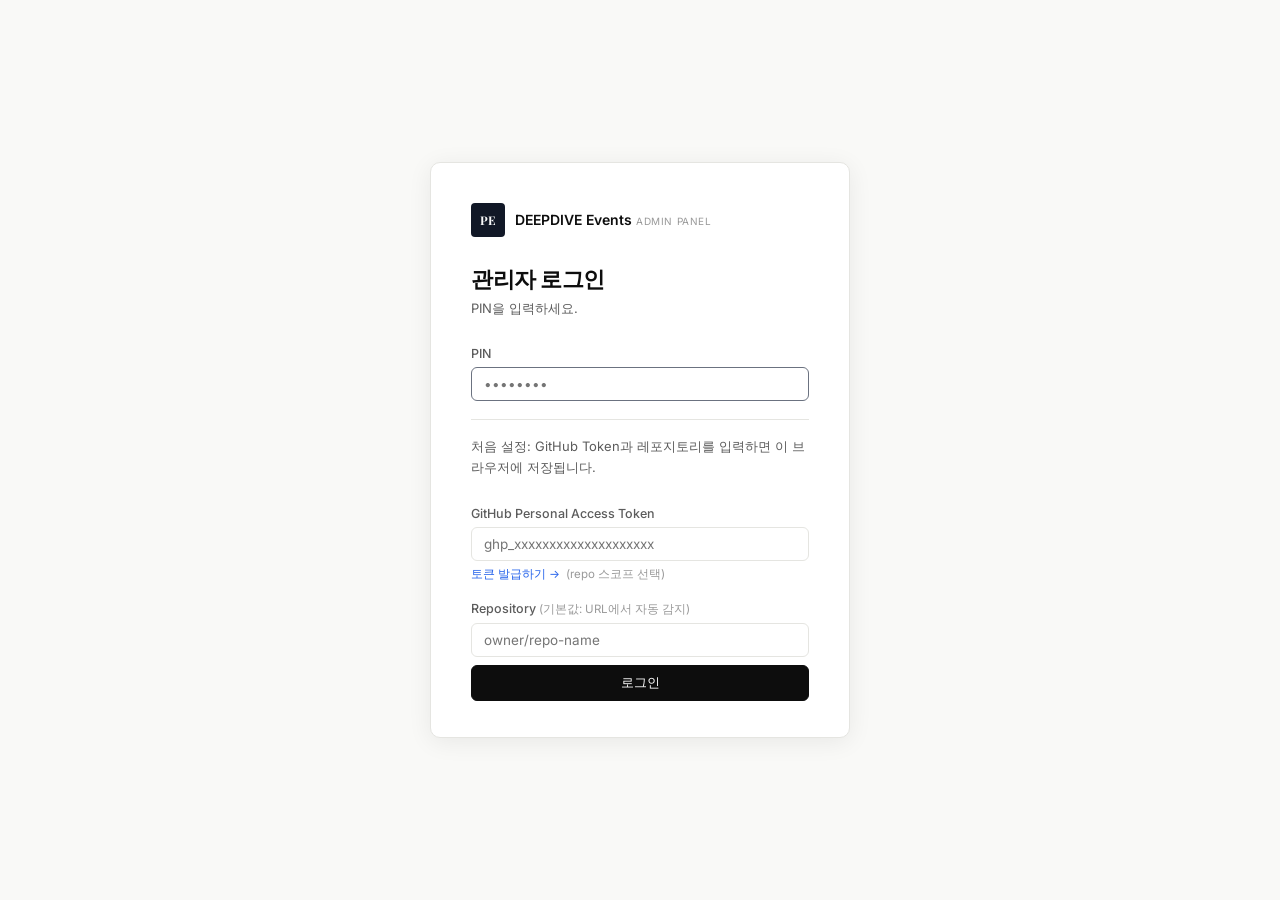
<file: admin.html>
<!DOCTYPE html>
<html lang="ko">
<head>
  <meta charset="UTF-8">
  <meta name="viewport" content="width=device-width, initial-scale=1.0">
  <title>Admin — Prestige Events</title>
  <link rel="preconnect" href="https://fonts.googleapis.com">
  <link rel="preconnect" href="https://fonts.gstatic.com" crossorigin>
  <link href="https://fonts.googleapis.com/css2?family=Playfair+Display:wght@400;700&family=Inter:wght@300;400;500;600&display=swap" rel="stylesheet">
  <link rel="stylesheet" href="css/admin.css">
</head>
<body>

  <!-- ── Auth Screen ─────────────────────────────────────── -->
  <div id="auth-screen" class="auth-screen">
    <div class="auth-card">
      <div class="auth-card__logo">
        <div class="auth-card__logo-mark">PE</div>
        <div>
          <span class="auth-card__logo-name">DEEPDIVE Events</span>
          <span class="auth-card__logo-sub">Admin Panel</span>
        </div>
      </div>
      <h2>관리자 로그인</h2>
      <p class="auth-card__sub">PIN을 입력하세요.</p>
      <div id="auth-error" class="auth-error"></div>
      <div class="admin-field">
        <label class="admin-label" for="auth-pin">PIN</label>
        <input
          id="auth-pin"
          type="password"
          class="admin-input"
          placeholder="••••••••"
          autocomplete="off"
          spellcheck="false"
        >
      </div>

      <!-- 초기 설정 — 저장된 토큰이 없을 때만 표시 -->
      <div id="auth-setup" style="display:none;">
        <p class="auth-card__sub" style="margin-top:16px;border-top:1px solid var(--color-border);padding-top:16px;">
          처음 설정: GitHub Token과 레포지토리를 입력하면 이 브라우저에 저장됩니다.
        </p>
        <div class="admin-field">
          <label class="admin-label" for="auth-token">GitHub Personal Access Token</label>
          <input
            id="auth-token"
            type="password"
            class="admin-input"
            placeholder="ghp_xxxxxxxxxxxxxxxxxxxx"
            autocomplete="off"
            spellcheck="false"
          >
          <p class="admin-hint">
            <a href="https://github.com/settings/tokens/new?scopes=repo&description=eduops-gallery-admin" target="_blank" rel="noopener" style="color:#2563EB;">토큰 발급하기 →</a>
            &nbsp;(repo 스코프 선택)
          </p>
        </div>
        <div class="admin-field">
          <label class="admin-label" for="auth-repo">
            Repository <span>(기본값: URL에서 자동 감지)</span>
          </label>
          <input
            id="auth-repo"
            type="text"
            class="admin-input"
            placeholder="owner/repo-name"
            autocomplete="off"
            spellcheck="false"
          >
        </div>
      </div>

      <button id="auth-submit" class="btn-admin btn-admin--primary" style="width:100%;justify-content:center;margin-top:8px;">
        로그인
      </button>
    </div>
  </div>


  <!-- ── App (hidden until authed) ──────────────────────── -->
  <div id="admin-app" class="admin-app" style="display:none;">

    <!-- Sidebar -->
    <aside class="admin-sidebar">
      <div class="sidebar-brand">
        <div class="sidebar-brand__mark">PE</div>
        <div>
          <span class="sidebar-brand__name" id="sb-brand-name">Prestige Events</span>
          <span class="sidebar-brand__sub">Admin</span>
        </div>
      </div>

      <span class="sidebar-section-label">콘텐츠</span>
      <nav>
        <button class="sidebar-nav-item is-active" data-view="settings-brand">
          <span class="sidebar-nav-icon">⚙</span>
          <span>브랜드 &amp; 히어로</span>
        </button>
        <button class="sidebar-nav-item" data-view="settings-sections">
          <span class="sidebar-nav-icon">☰</span>
          <span>섹션 텍스트</span>
        </button>
        <button class="sidebar-nav-item" data-view="settings-footer">
          <span class="sidebar-nav-icon">◫</span>
          <span>푸터 &amp; 소셜</span>
        </button>
        <button class="sidebar-nav-item" data-view="settings-integrations">
          <span class="sidebar-nav-icon">⬡</span>
          <span>연동 설정</span>
        </button>
      </nav>

      <span class="sidebar-section-label">이벤트</span>
      <nav>
        <button class="sidebar-nav-item" data-view="events">
          <span class="sidebar-nav-icon">▦</span>
          <span>이벤트 관리</span>
        </button>
      </nav>

      <div class="sidebar-footer">
        <a href="index.html" target="_blank" class="sidebar-footer-link">
          ↗ <span>사이트 미리보기</span>
        </a>
        <button id="btn-logout" class="sidebar-footer-link">
          ← <span>로그아웃</span>
        </button>
      </div>
    </aside>

    <!-- Main -->
    <div class="admin-main">

      <!-- Topbar -->
      <header class="admin-topbar">
        <span class="topbar-title" id="topbar-title">브랜드 &amp; 히어로</span>
        <div class="topbar-actions">
          <span class="dirty-badge" id="dirty-badge">● 저장되지 않은 변경사항</span>
          <button id="deploy-btn" class="btn-admin btn-admin--deploy" disabled>
            &#9650; 배포하기
          </button>
        </div>
      </header>

      <!-- Content -->
      <main class="admin-content" id="admin-content">
        <!-- Populated by admin.js -->
      </main>
    </div>

  </div>

  <!-- Loading overlay -->
  <div id="admin-loading" class="admin-loading" style="display:none;">
    <div class="spinner"></div>
    <span id="loading-text">불러오는 중…</span>
  </div>

  <!-- Toast -->
  <div id="admin-toast" class="admin-toast"></div>

  <script src="js/admin.js"></script>
</body>
</html>
</file>
<file: css/admin.css>
/* ============================================================
   Admin Panel — Stylesheet
   ============================================================ */

:root {
  --color-bg:             #F9F9F7;
  --color-surface:        #FFFFFF;
  --color-border:         #E5E5E1;
  --color-border-light:   #F0F0EC;
  --color-text-primary:   #0D0D0D;
  --color-text-secondary: #5C5C5C;
  --color-text-muted:     #9A9A9A;
  --color-dark-bg:        #0A0A0A;

  --font-body:    'Inter', -apple-system, BlinkMacSystemFont, sans-serif;
  --font-display: 'Playfair Display', Georgia, serif;
  --radius-sm: 6px;
  --radius-md: 10px;

  /* Admin-specific */
  --sidebar-bg:          #111827;
  --sidebar-text:        rgba(243, 244, 246, 0.68);
  --sidebar-text-active: #F9FAFB;
  --sidebar-hover:       rgba(255, 255, 255, 0.07);
  --sidebar-active:      rgba(255, 255, 255, 0.12);
  --sidebar-width:       228px;
  --topbar-height:       60px;

  --t: 200ms ease;
}

/* Reset */
*, *::before, *::after { box-sizing: border-box; margin: 0; padding: 0; }
html, body { height: 100%; }
body { font-family: var(--font-body); font-size: 14px; color: var(--color-text-primary); background: var(--color-bg); -webkit-font-smoothing: antialiased; }
img  { display: block; max-width: 100%; }
a    { color: inherit; text-decoration: none; }
ul   { list-style: none; }
button { cursor: pointer; border: none; background: none; font-family: inherit; font-size: inherit; }
input, textarea, select { font-family: inherit; font-size: inherit; }
h1,h2,h3,h4 { font-family: var(--font-display); line-height: 1.2; }

/* ── Auth Screen ────────────────────────────────────────── */
.auth-screen {
  min-height: 100vh;
  display: flex;
  align-items: center;
  justify-content: center;
  background: var(--color-bg);
  padding: 24px;
}

.auth-card {
  background: var(--color-surface);
  border: 1px solid var(--color-border);
  border-radius: var(--radius-md);
  padding: 40px 40px 36px;
  width: 100%;
  max-width: 420px;
  box-shadow: 0 4px 24px rgba(0,0,0,0.07);
}

.auth-card__logo {
  display: flex;
  align-items: center;
  gap: 10px;
  margin-bottom: 28px;
}

.auth-card__logo-mark {
  width: 34px;
  height: 34px;
  background: var(--sidebar-bg);
  color: #F9FAFB;
  display: flex;
  align-items: center;
  justify-content: center;
  font-family: var(--font-display);
  font-size: 12px;
  font-weight: 700;
  border-radius: 4px;
}

.auth-card__logo-name {
  font-size: 14px;
  font-weight: 600;
  color: var(--color-text-primary);
  line-height: 1.2;
}

.auth-card__logo-sub {
  font-size: 10px;
  color: var(--color-text-muted);
  text-transform: uppercase;
  letter-spacing: 0.06em;
}

.auth-card h2 {
  font-size: 1.4rem;
  font-weight: 700;
  margin-bottom: 6px;
  letter-spacing: -0.02em;
}

.auth-card__sub {
  font-size: 13px;
  color: var(--color-text-secondary);
  margin-bottom: 28px;
  line-height: 1.6;
}

.auth-error {
  background: #FEF2F2;
  border: 1px solid #FECACA;
  color: #B91C1C;
  border-radius: var(--radius-sm);
  padding: 10px 14px;
  font-size: 13px;
  margin-bottom: 16px;
  display: none;
}

.auth-error.is-visible { display: block; }

/* ── App Layout ─────────────────────────────────────────── */
.admin-app {
  display: flex;
  height: 100vh;
  overflow: hidden;
}

/* ── Sidebar ────────────────────────────────────────────── */
.admin-sidebar {
  width: var(--sidebar-width);
  background: var(--sidebar-bg);
  display: flex;
  flex-direction: column;
  flex-shrink: 0;
  overflow-y: auto;
}

.sidebar-brand {
  display: flex;
  align-items: center;
  gap: 10px;
  padding: 20px 18px 16px;
  border-bottom: 1px solid rgba(255,255,255,0.07);
  margin-bottom: 8px;
}

.sidebar-brand__mark {
  width: 30px;
  height: 30px;
  background: rgba(255,255,255,0.9);
  color: var(--sidebar-bg);
  display: flex;
  align-items: center;
  justify-content: center;
  font-family: var(--font-display);
  font-size: 11px;
  font-weight: 700;
  border-radius: 4px;
  flex-shrink: 0;
}

.sidebar-brand__name {
  display: block;
  font-size: 12.5px;
  font-weight: 600;
  color: var(--sidebar-text-active);
  line-height: 1.2;
}

.sidebar-brand__sub {
  display: block;
  font-size: 10px;
  color: var(--sidebar-text);
  text-transform: uppercase;
  letter-spacing: 0.07em;
}

.sidebar-section-label {
  font-size: 10px;
  font-weight: 600;
  letter-spacing: 0.1em;
  text-transform: uppercase;
  color: rgba(255,255,255,0.28);
  padding: 14px 18px 6px;
}

.sidebar-nav-item {
  display: flex;
  align-items: center;
  gap: 10px;
  width: 100%;
  padding: 9px 18px;
  font-size: 13px;
  font-weight: 500;
  color: var(--sidebar-text);
  border-radius: 0;
  transition: background var(--t), color var(--t);
  cursor: pointer;
  text-align: left;
}

.sidebar-nav-item:hover {
  background: var(--sidebar-hover);
  color: var(--sidebar-text-active);
}

.sidebar-nav-item.is-active {
  background: var(--sidebar-active);
  color: var(--sidebar-text-active);
}

.sidebar-nav-icon {
  font-size: 15px;
  width: 18px;
  text-align: center;
  flex-shrink: 0;
  opacity: 0.75;
}

.sidebar-nav-item.is-active .sidebar-nav-icon { opacity: 1; }

.sidebar-footer {
  margin-top: auto;
  padding: 12px 0;
  border-top: 1px solid rgba(255,255,255,0.07);
}

.sidebar-footer-link {
  display: block;
  padding: 8px 18px;
  font-size: 12.5px;
  color: var(--sidebar-text);
  transition: color var(--t);
  cursor: pointer;
  width: 100%;
  text-align: left;
}

.sidebar-footer-link:hover {
  color: var(--sidebar-text-active);
}

/* ── Main Area ──────────────────────────────────────────── */
.admin-main {
  flex: 1;
  display: flex;
  flex-direction: column;
  overflow: hidden;
  min-width: 0;
}

/* ── Topbar ─────────────────────────────────────────────── */
.admin-topbar {
  height: var(--topbar-height);
  background: var(--color-surface);
  border-bottom: 1px solid var(--color-border);
  display: flex;
  align-items: center;
  justify-content: space-between;
  padding: 0 32px;
  flex-shrink: 0;
  gap: 16px;
}

.topbar-title {
  font-family: var(--font-body);
  font-size: 15px;
  font-weight: 600;
  color: var(--color-text-primary);
}

.topbar-actions {
  display: flex;
  align-items: center;
  gap: 12px;
}

.dirty-badge {
  font-size: 12px;
  color: #D97706;
  font-weight: 500;
  display: none;
}

.dirty-badge.is-visible { display: inline-flex; align-items: center; gap: 5px; }

/* ── Buttons ────────────────────────────────────────────── */
.btn-admin {
  display: inline-flex;
  align-items: center;
  gap: 6px;
  padding: 8px 18px;
  font-size: 13px;
  font-weight: 500;
  border-radius: var(--radius-sm);
  border: 1.5px solid transparent;
  transition: all var(--t);
  cursor: pointer;
  white-space: nowrap;
}

.btn-admin--primary {
  background: var(--color-text-primary);
  color: #fff;
  border-color: var(--color-text-primary);
}

.btn-admin--primary:hover { background: #2a2a2a; }
.btn-admin--primary:disabled { background: #ccc; border-color: #ccc; cursor: not-allowed; }

.btn-admin--ghost {
  background: transparent;
  color: var(--color-text-secondary);
  border-color: var(--color-border);
}

.btn-admin--ghost:hover {
  border-color: var(--color-text-secondary);
  color: var(--color-text-primary);
}

.btn-admin--danger {
  background: transparent;
  color: #DC2626;
  border-color: #FECACA;
}

.btn-admin--danger:hover { background: #FEF2F2; }

.btn-admin--sm {
  padding: 5px 12px;
  font-size: 12px;
}

.btn-admin--deploy {
  background: #16A34A;
  color: #fff;
  border-color: #16A34A;
}

.btn-admin--deploy:hover { background: #15803D; }
.btn-admin--deploy:disabled { background: #ccc; border-color: #ccc; cursor: not-allowed; }

/* ── Content Area ───────────────────────────────────────── */
.admin-content {
  flex: 1;
  overflow-y: auto;
  padding: 32px;
}

/* ── Admin Section Card ─────────────────────────────────── */
.admin-card {
  background: var(--color-surface);
  border: 1px solid var(--color-border);
  border-radius: var(--radius-md);
  margin-bottom: 20px;
  overflow: hidden;
}

.admin-card__header {
  display: flex;
  align-items: center;
  justify-content: space-between;
  padding: 18px 24px;
  border-bottom: 1px solid var(--color-border-light);
  cursor: pointer;
  user-select: none;
}

.admin-card__title {
  font-family: var(--font-body);
  font-size: 13.5px;
  font-weight: 600;
  color: var(--color-text-primary);
}

.admin-card__toggle {
  font-size: 13px;
  color: var(--color-text-muted);
  transition: transform var(--t);
}

.admin-card.is-open .admin-card__toggle { transform: rotate(180deg); }

.admin-card__body {
  padding: 24px;
  display: none;
}

.admin-card.is-open .admin-card__body { display: block; }

/* ── Form Fields ────────────────────────────────────────── */
.admin-row {
  display: grid;
  grid-template-columns: 1fr 1fr;
  gap: 16px;
}

.admin-field {
  margin-bottom: 18px;
}

.admin-field:last-child { margin-bottom: 0; }

.admin-label {
  display: block;
  font-size: 12.5px;
  font-weight: 500;
  color: var(--color-text-secondary);
  margin-bottom: 6px;
}

.admin-label span {
  font-weight: 400;
  color: var(--color-text-muted);
  font-size: 11.5px;
}

.admin-input,
.admin-textarea,
.admin-select {
  width: 100%;
  padding: 8px 12px;
  font-size: 13.5px;
  color: var(--color-text-primary);
  background: var(--color-surface);
  border: 1px solid var(--color-border);
  border-radius: var(--radius-sm);
  outline: none;
  transition: border-color var(--t);
}

.admin-input:focus,
.admin-textarea:focus,
.admin-select:focus {
  border-color: #6B7280;
}

.admin-textarea {
  resize: vertical;
  min-height: 72px;
  line-height: 1.65;
}

.admin-hint {
  font-size: 11.5px;
  color: var(--color-text-muted);
  margin-top: 5px;
  line-height: 1.5;
}

.admin-toggle-row {
  display: flex;
  align-items: center;
  gap: 10px;
}

.admin-toggle {
  position: relative;
  width: 36px;
  height: 20px;
  flex-shrink: 0;
}

.admin-toggle input {
  opacity: 0;
  width: 0;
  height: 0;
  position: absolute;
}

.admin-toggle__track {
  position: absolute;
  inset: 0;
  background: #D1D5DB;
  border-radius: 20px;
  cursor: pointer;
  transition: background var(--t);
}

.admin-toggle input:checked + .admin-toggle__track { background: #111827; }

.admin-toggle__track::after {
  content: '';
  position: absolute;
  left: 3px;
  top: 3px;
  width: 14px;
  height: 14px;
  background: #fff;
  border-radius: 50%;
  transition: transform var(--t);
}

.admin-toggle input:checked + .admin-toggle__track::after {
  transform: translateX(16px);
}

.admin-toggle-label {
  font-size: 13px;
  color: var(--color-text-secondary);
  cursor: pointer;
}

/* Image preview */
.img-preview {
  width: 64px;
  height: 64px;
  border-radius: var(--radius-sm);
  object-fit: cover;
  border: 1px solid var(--color-border);
  flex-shrink: 0;
  background: var(--color-bg);
}

/* Logo preview — wider, preserve aspect ratio */
.img-preview--logo {
  width: auto;
  max-width: 160px;
  height: 44px;
  object-fit: contain;
  background: var(--color-bg-secondary);
  padding: 4px 8px;
}

.img-preview-row {
  display: flex;
  align-items: center;
  gap: 12px;
}

/* ── List editor (social / categories / images) ─────────── */
.list-editor {
  display: flex;
  flex-direction: column;
  gap: 8px;
}

.list-item {
  display: flex;
  align-items: center;
  gap: 8px;
  padding: 8px 10px;
  background: var(--color-bg);
  border: 1px solid var(--color-border);
  border-radius: var(--radius-sm);
}

.list-item__inputs {
  display: flex;
  gap: 8px;
  flex: 1;
  min-width: 0;
}

.list-item__input {
  flex: 1;
  padding: 5px 8px;
  font-size: 13px;
  border: 1px solid var(--color-border);
  border-radius: 4px;
  outline: none;
  background: var(--color-surface);
  min-width: 0;
  transition: border-color var(--t);
}

.list-item__input:focus { border-color: #6B7280; }

.list-item__remove {
  color: var(--color-text-muted);
  font-size: 16px;
  line-height: 1;
  padding: 2px 4px;
  transition: color var(--t);
  flex-shrink: 0;
}

.list-item__remove:hover { color: #DC2626; }

.list-add-btn {
  display: inline-flex;
  align-items: center;
  gap: 6px;
  font-size: 12.5px;
  font-weight: 500;
  color: var(--color-text-secondary);
  padding: 7px 12px;
  border: 1.5px dashed var(--color-border);
  border-radius: var(--radius-sm);
  transition: all var(--t);
  cursor: pointer;
  background: none;
  width: 100%;
  justify-content: center;
  margin-top: 4px;
}

.list-add-btn:hover {
  border-color: var(--color-text-secondary);
  color: var(--color-text-primary);
}

/* ── Events List ────────────────────────────────────────── */
.events-admin-header {
  display: flex;
  align-items: center;
  justify-content: space-between;
  margin-bottom: 20px;
}

.events-admin-header h2 {
  font-size: 1.1rem;
  font-weight: 700;
  letter-spacing: -0.015em;
}

.events-admin-grid {
  display: grid;
  grid-template-columns: repeat(3, 1fr);
  gap: 16px;
}

.event-admin-card {
  background: var(--color-surface);
  border: 1px solid var(--color-border);
  border-radius: var(--radius-md);
  overflow: hidden;
  transition: box-shadow var(--t);
}

.event-admin-card:hover { box-shadow: 0 4px 16px rgba(0,0,0,0.07); }

.event-admin-card__thumb {
  aspect-ratio: 16/9;
  overflow: hidden;
  background: var(--color-bg);
}

.event-admin-card__thumb img {
  width: 100%;
  height: 100%;
  object-fit: cover;
}

.event-admin-card__body {
  padding: 14px 16px;
}

.event-admin-card__badges {
  display: flex;
  gap: 6px;
  margin-bottom: 8px;
  flex-wrap: wrap;
}

.badge {
  font-size: 10px;
  font-weight: 600;
  letter-spacing: 0.07em;
  text-transform: uppercase;
  padding: 2px 7px;
  border-radius: 20px;
}

.badge--cat  { background: #F3F4F6; color: #6B7280; }
.badge--feat { background: #FEF9C3; color: #854D0E; }
.badge--rec  { background: #DCFCE7; color: #166534; }

.event-admin-card__title {
  font-size: 13.5px;
  font-weight: 600;
  color: var(--color-text-primary);
  margin-bottom: 3px;
  white-space: nowrap;
  overflow: hidden;
  text-overflow: ellipsis;
}

.event-admin-card__date {
  font-size: 12px;
  color: var(--color-text-muted);
  margin-bottom: 12px;
}

.event-admin-card__actions {
  display: flex;
  gap: 6px;
}

/* ── Event Edit View ────────────────────────────────────── */
.edit-header {
  display: flex;
  align-items: center;
  gap: 14px;
  margin-bottom: 24px;
}

.edit-header h2 {
  font-size: 1.2rem;
  font-weight: 700;
  letter-spacing: -0.015em;
}

.edit-back {
  display: inline-flex;
  align-items: center;
  gap: 6px;
  font-size: 13px;
  color: var(--color-text-muted);
  transition: color var(--t);
  cursor: pointer;
  padding: 4px 0;
}

.edit-back:hover { color: var(--color-text-primary); }

.edit-save-bar {
  display: flex;
  align-items: center;
  gap: 10px;
  margin-left: auto;
}

/* Image list in event editor */
.image-list {
  display: grid;
  grid-template-columns: repeat(auto-fill, minmax(100px, 1fr));
  gap: 10px;
  margin-bottom: 12px;
}

.image-list__item {
  position: relative;
  aspect-ratio: 1;
  border-radius: var(--radius-sm);
  overflow: hidden;
  border: 1px solid var(--color-border);
  background: var(--color-bg);
}

.image-list__item img {
  width: 100%;
  height: 100%;
  object-fit: cover;
}

.image-list__remove {
  position: absolute;
  top: 4px;
  right: 4px;
  width: 22px;
  height: 22px;
  background: rgba(0,0,0,0.6);
  color: #fff;
  border-radius: 50%;
  display: flex;
  align-items: center;
  justify-content: center;
  font-size: 14px;
  line-height: 1;
  cursor: pointer;
  transition: background var(--t);
}

.image-list__remove:hover { background: rgba(220,38,38,0.85); }

.image-add-row {
  display: flex;
  gap: 8px;
}

.image-add-row .admin-input { flex: 1; }

/* ── Toast ──────────────────────────────────────────────── */
.admin-toast {
  position: fixed;
  bottom: 28px;
  left: 50%;
  transform: translateX(-50%) translateY(12px);
  background: #111827;
  color: #F9FAFB;
  font-size: 13px;
  padding: 10px 20px;
  border-radius: 40px;
  opacity: 0;
  pointer-events: none;
  transition: opacity 250ms ease, transform 250ms ease;
  white-space: nowrap;
  z-index: 9999;
  max-width: 90vw;
}

.admin-toast.is-visible {
  opacity: 1;
  transform: translateX(-50%) translateY(0);
}

.admin-toast--error   { background: #991B1B; }
.admin-toast--success { background: #14532D; }

/* ── Loading overlay ────────────────────────────────────── */
.admin-loading {
  position: fixed;
  inset: 0;
  background: rgba(249,249,247,0.88);
  display: flex;
  align-items: center;
  justify-content: center;
  flex-direction: column;
  gap: 14px;
  z-index: 500;
  font-size: 14px;
  color: var(--color-text-secondary);
}

.spinner {
  width: 28px;
  height: 28px;
  border: 2.5px solid var(--color-border);
  border-top-color: var(--color-text-primary);
  border-radius: 50%;
  animation: spin 0.75s linear infinite;
}

@keyframes spin { to { transform: rotate(360deg); } }

/* ── Deploy status ──────────────────────────────────────── */
.deploy-status {
  font-size: 12px;
  color: var(--color-text-muted);
  margin-top: 6px;
  text-align: right;
}

/* ── Responsive ─────────────────────────────────────────── */
@media (max-width: 1100px) {
  .events-admin-grid { grid-template-columns: repeat(2, 1fr); }
}

@media (max-width: 768px) {
  .admin-sidebar { width: 52px; }
  .sidebar-brand__name,
  .sidebar-brand__sub,
  .sidebar-nav-item span:not(.sidebar-nav-icon),
  .sidebar-section-label,
  .sidebar-footer-link span { display: none; }
  .sidebar-nav-item { justify-content: center; padding: 10px; }
  .admin-topbar { padding: 0 16px; }
  .admin-content { padding: 20px 16px; }
  .events-admin-grid { grid-template-columns: 1fr; }
  .admin-row { grid-template-columns: 1fr; }
}
</file>
